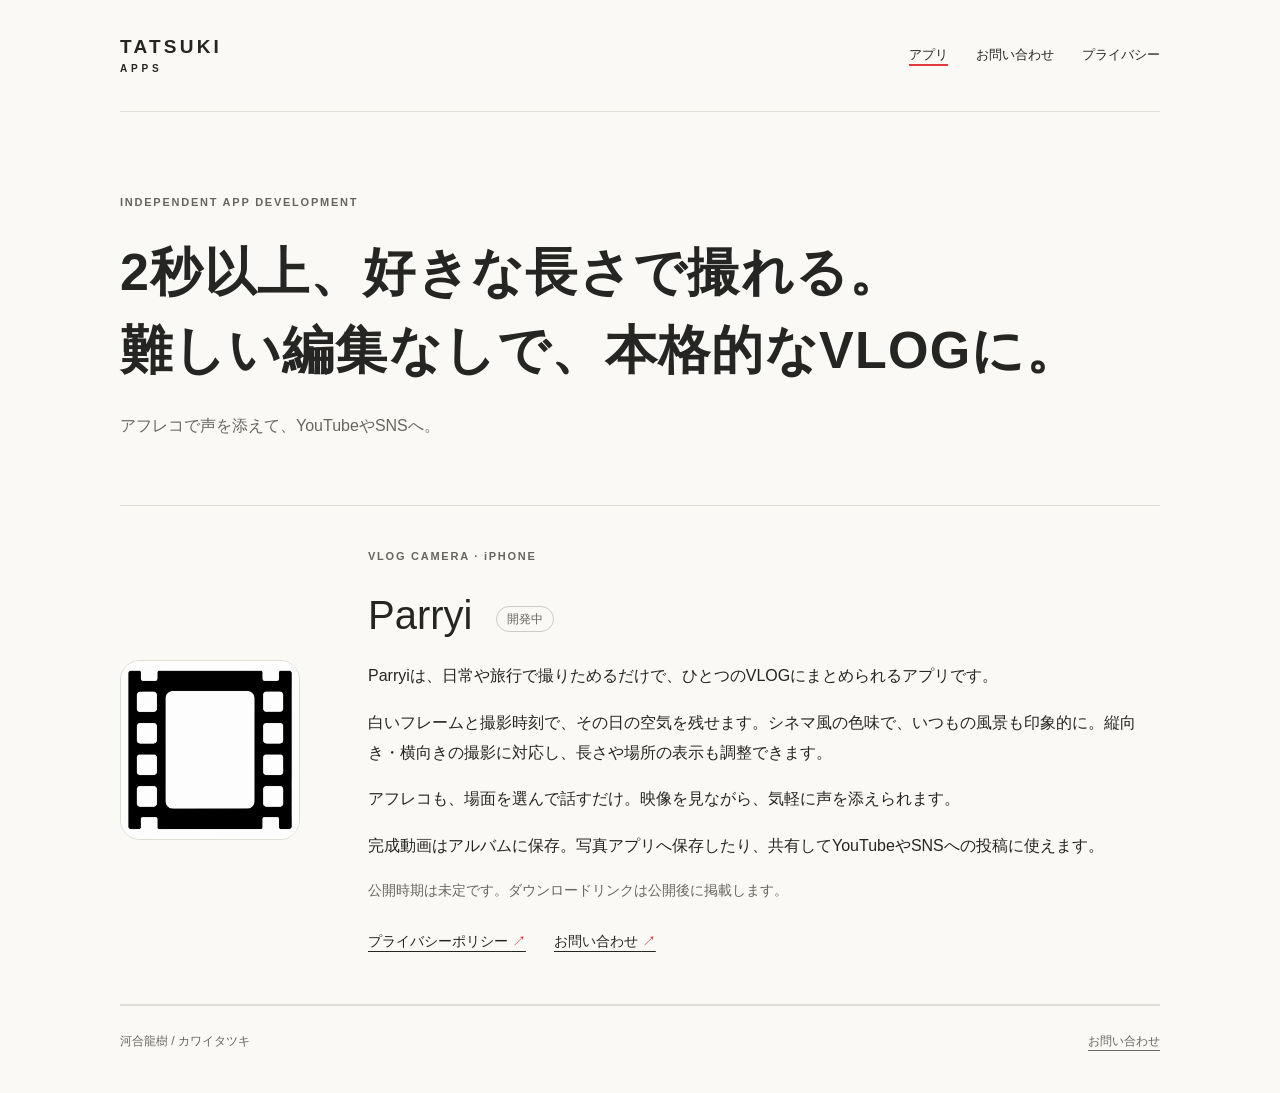
<file: index.html>
<!doctype html>
<html lang="ja">
<head>
  <meta charset="utf-8">
  <meta name="viewport" content="width=device-width, initial-scale=1">
  <meta name="robots" content="noindex, nofollow">
  <meta name="description" content="河合龍樹が開発するアプリの案内・お問い合わせ・プライバシーポリシー。">
  <title>アプリ | Tatsuki Apps</title>
  <link rel="stylesheet" href="./styles.css">
</head>
<body>
  <a class="skip" href="#main">本文へ移動</a>
  <header class="header">
    <a class="brand" href="./index.html">TATSUKI<span>APPS</span></a>
    <nav aria-label="メインメニュー"><a href="./index.html" aria-current="page">アプリ</a><a href="./support.html">お問い合わせ</a><a href="./privacy.html">プライバシー</a></nav>
  </header>
  <main id="main" tabindex="-1">
      <section class="intro"><p class="eyebrow">INDEPENDENT APP DEVELOPMENT</p>
      <h1>2秒以上、好きな長さで撮れる。<br>難しい編集なしで、本格的なVLOGに。</h1>
      <p class="lead">アフレコで声を添えて、YouTubeやSNSへ。</p></section>
      <section class="app" aria-labelledby="parryi-title">
        <img class="app-mark" src="./assets/parryi-app-icon.png" width="180" height="180" alt="" decoding="async">
        <div><p class="eyebrow">VLOG CAMERA · iPHONE</p>
        <h2 id="parryi-title">Parryi <span class="status">開発中</span></h2>
        <p>Parryiは、日常や旅行で撮りためるだけで、ひとつのVLOGにまとめられるアプリです。</p>
        <p>白いフレームと撮影時刻で、その日の空気を残せます。シネマ風の色味で、いつもの風景も印象的に。縦向き・横向きの撮影に対応し、長さや場所の表示も調整できます。</p>
        <p>アフレコも、場面を選んで話すだけ。映像を見ながら、気軽に声を添えられます。</p>
        <p>完成動画はアルバムに保存。写真アプリへ保存したり、共有してYouTubeやSNSへの投稿に使えます。</p>
        <p class="muted">公開時期は未定です。ダウンロードリンクは公開後に掲載します。</p>
        <div class="links"><a href="./privacy.html">プライバシーポリシー <span aria-hidden="true">↗</span></a><a href="./support.html">お問い合わせ <span aria-hidden="true">↗</span></a></div></div>
      </section>
    </main>
  <footer><span>河合龍樹 / カワイタツキ</span><a href="./support.html">お問い合わせ</a></footer>
</body>
</html>
</file>
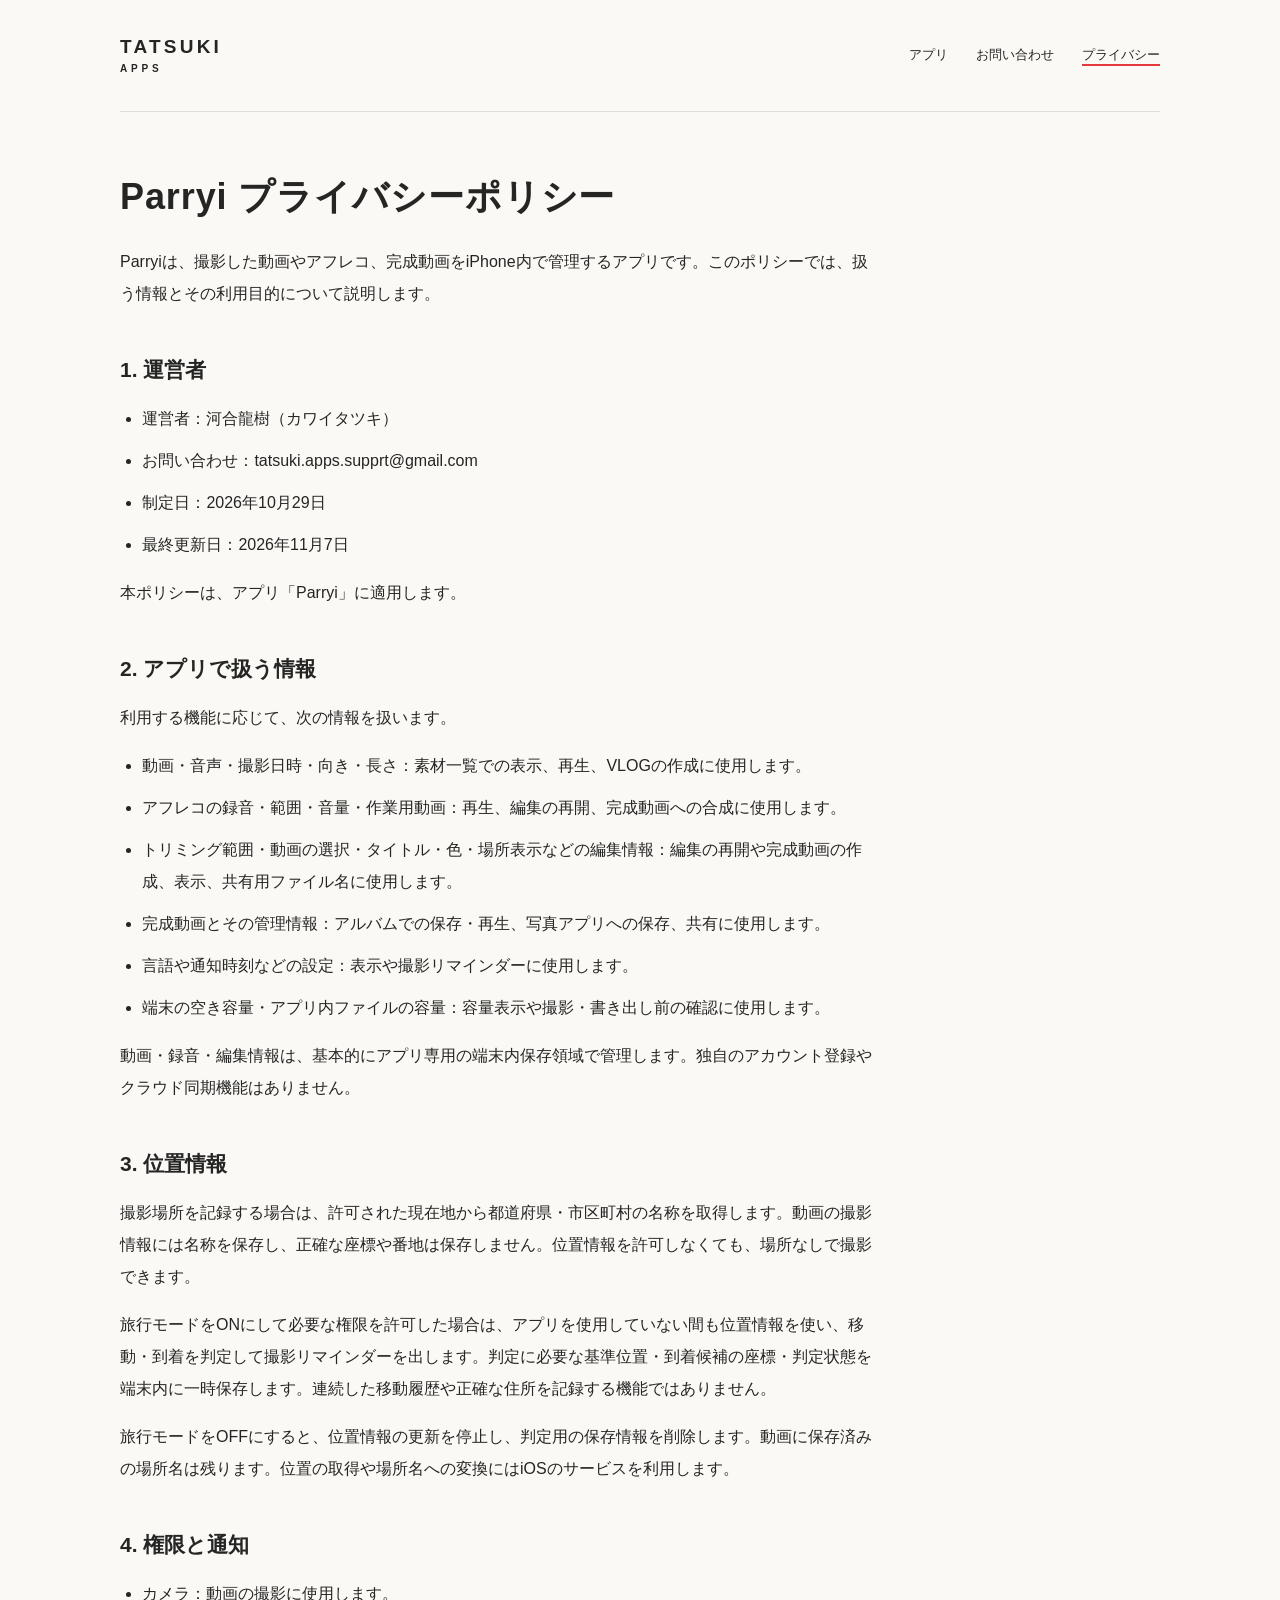
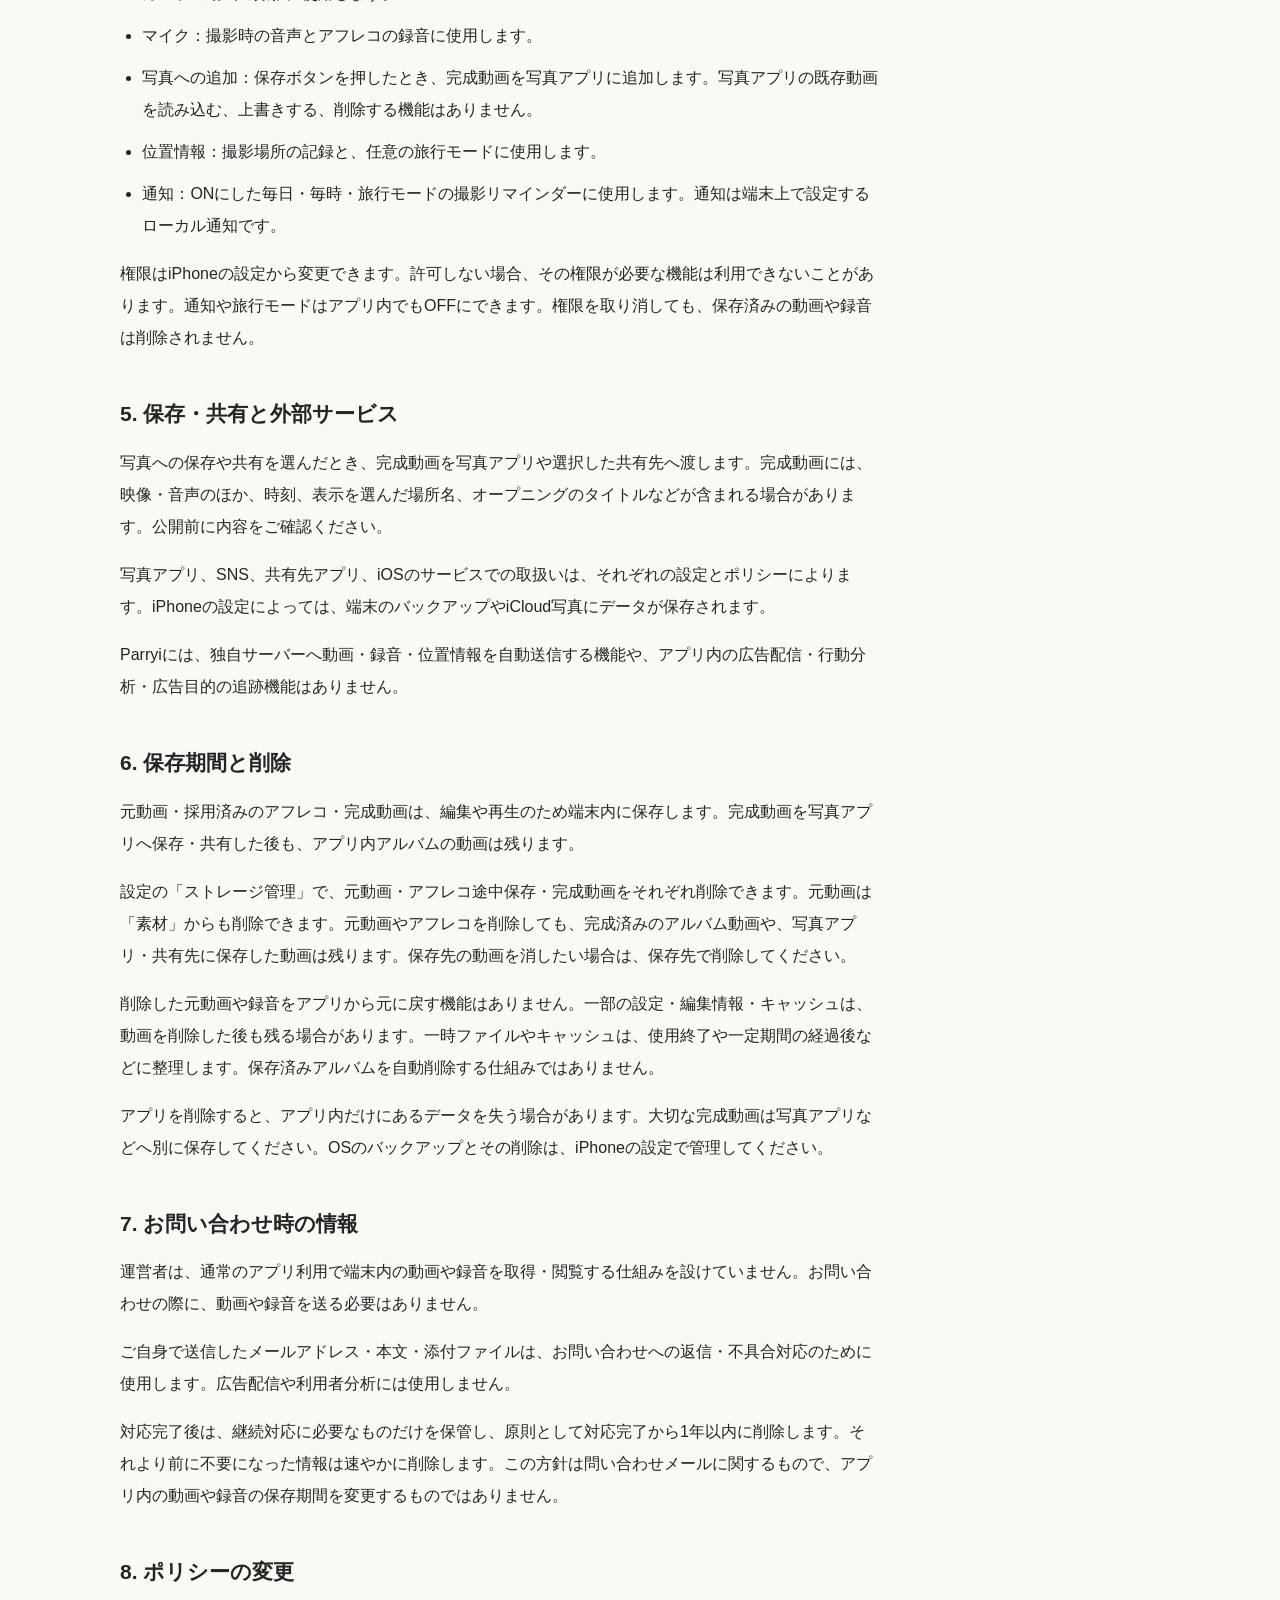
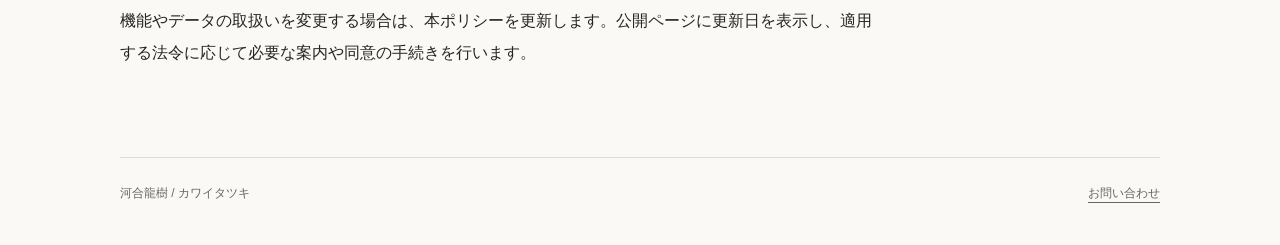
<file: privacy.html>
<!doctype html>
<html lang="ja">
<head>
  <meta charset="utf-8">
  <meta name="viewport" content="width=device-width, initial-scale=1">
  <meta name="robots" content="noindex, nofollow">
  <meta name="description" content="河合龍樹が開発するアプリの案内・お問い合わせ・プライバシーポリシー。">
  <title>プライバシーポリシー | Tatsuki Apps</title>
  <link rel="stylesheet" href="./styles.css">
</head>
<body>
  <a class="skip" href="#main">本文へ移動</a>
  <header class="header">
    <a class="brand" href="./index.html">TATSUKI<span>APPS</span></a>
    <nav aria-label="メインメニュー"><a href="./index.html">アプリ</a><a href="./support.html">お問い合わせ</a><a href="./privacy.html" aria-current="page">プライバシー</a></nav>
  </header>
  <main id="main" tabindex="-1"><article class="policy"><h1>Parryi プライバシーポリシー</h1>
<p>Parryiは、撮影した動画やアフレコ、完成動画をiPhone内で管理するアプリです。このポリシーでは、扱う情報とその利用目的について説明します。</p>
<h2>1. 運営者</h2>
<ul><li>運営者：河合龍樹（カワイタツキ）</li><li>お問い合わせ：tatsuki.apps.supprt@gmail.com</li><li>制定日：2026年10月29日</li><li>最終更新日：2026年11月7日</li></ul>
<p>本ポリシーは、アプリ「Parryi」に適用します。</p>
<h2>2. アプリで扱う情報</h2>
<p>利用する機能に応じて、次の情報を扱います。</p>
<ul><li>動画・音声・撮影日時・向き・長さ：素材一覧での表示、再生、VLOGの作成に使用します。</li><li>アフレコの録音・範囲・音量・作業用動画：再生、編集の再開、完成動画への合成に使用します。</li><li>トリミング範囲・動画の選択・タイトル・色・場所表示などの編集情報：編集の再開や完成動画の作成、表示、共有用ファイル名に使用します。</li><li>完成動画とその管理情報：アルバムでの保存・再生、写真アプリへの保存、共有に使用します。</li><li>言語や通知時刻などの設定：表示や撮影リマインダーに使用します。</li><li>端末の空き容量・アプリ内ファイルの容量：容量表示や撮影・書き出し前の確認に使用します。</li></ul>
<p>動画・録音・編集情報は、基本的にアプリ専用の端末内保存領域で管理します。独自のアカウント登録やクラウド同期機能はありません。</p>
<h2>3. 位置情報</h2>
<p>撮影場所を記録する場合は、許可された現在地から都道府県・市区町村の名称を取得します。動画の撮影情報には名称を保存し、正確な座標や番地は保存しません。位置情報を許可しなくても、場所なしで撮影できます。</p>
<p>旅行モードをONにして必要な権限を許可した場合は、アプリを使用していない間も位置情報を使い、移動・到着を判定して撮影リマインダーを出します。判定に必要な基準位置・到着候補の座標・判定状態を端末内に一時保存します。連続した移動履歴や正確な住所を記録する機能ではありません。</p>
<p>旅行モードをOFFにすると、位置情報の更新を停止し、判定用の保存情報を削除します。動画に保存済みの場所名は残ります。位置の取得や場所名への変換にはiOSのサービスを利用します。</p>
<h2>4. 権限と通知</h2>
<ul><li>カメラ：動画の撮影に使用します。</li><li>マイク：撮影時の音声とアフレコの録音に使用します。</li><li>写真への追加：保存ボタンを押したとき、完成動画を写真アプリに追加します。写真アプリの既存動画を読み込む、上書きする、削除する機能はありません。</li><li>位置情報：撮影場所の記録と、任意の旅行モードに使用します。</li><li>通知：ONにした毎日・毎時・旅行モードの撮影リマインダーに使用します。通知は端末上で設定するローカル通知です。</li></ul>
<p>権限はiPhoneの設定から変更できます。許可しない場合、その権限が必要な機能は利用できないことがあります。通知や旅行モードはアプリ内でもOFFにできます。権限を取り消しても、保存済みの動画や録音は削除されません。</p>
<h2>5. 保存・共有と外部サービス</h2>
<p>写真への保存や共有を選んだとき、完成動画を写真アプリや選択した共有先へ渡します。完成動画には、映像・音声のほか、時刻、表示を選んだ場所名、オープニングのタイトルなどが含まれる場合があります。公開前に内容をご確認ください。</p>
<p>写真アプリ、SNS、共有先アプリ、iOSのサービスでの取扱いは、それぞれの設定とポリシーによります。iPhoneの設定によっては、端末のバックアップやiCloud写真にデータが保存されます。</p>
<p>Parryiには、独自サーバーへ動画・録音・位置情報を自動送信する機能や、アプリ内の広告配信・行動分析・広告目的の追跡機能はありません。</p>
<h2>6. 保存期間と削除</h2>
<p>元動画・採用済みのアフレコ・完成動画は、編集や再生のため端末内に保存します。完成動画を写真アプリへ保存・共有した後も、アプリ内アルバムの動画は残ります。</p>
<p>設定の「ストレージ管理」で、元動画・アフレコ途中保存・完成動画をそれぞれ削除できます。元動画は「素材」からも削除できます。元動画やアフレコを削除しても、完成済みのアルバム動画や、写真アプリ・共有先に保存した動画は残ります。保存先の動画を消したい場合は、保存先で削除してください。</p>
<p>削除した元動画や録音をアプリから元に戻す機能はありません。一部の設定・編集情報・キャッシュは、動画を削除した後も残る場合があります。一時ファイルやキャッシュは、使用終了や一定期間の経過後などに整理します。保存済みアルバムを自動削除する仕組みではありません。</p>
<p>アプリを削除すると、アプリ内だけにあるデータを失う場合があります。大切な完成動画は写真アプリなどへ別に保存してください。OSのバックアップとその削除は、iPhoneの設定で管理してください。</p>
<h2>7. お問い合わせ時の情報</h2>
<p>運営者は、通常のアプリ利用で端末内の動画や録音を取得・閲覧する仕組みを設けていません。お問い合わせの際に、動画や録音を送る必要はありません。</p>
<p>ご自身で送信したメールアドレス・本文・添付ファイルは、お問い合わせへの返信・不具合対応のために使用します。広告配信や利用者分析には使用しません。</p>
<p>対応完了後は、継続対応に必要なものだけを保管し、原則として対応完了から1年以内に削除します。それより前に不要になった情報は速やかに削除します。この方針は問い合わせメールに関するもので、アプリ内の動画や録音の保存期間を変更するものではありません。</p>
<h2>8. ポリシーの変更</h2>
<p>機能やデータの取扱いを変更する場合は、本ポリシーを更新します。公開ページに更新日を表示し、適用する法令に応じて必要な案内や同意の手続きを行います。</p></article></main>
  <footer><span>河合龍樹 / カワイタツキ</span><a href="./support.html">お問い合わせ</a></footer>
</body>
</html>
</file>
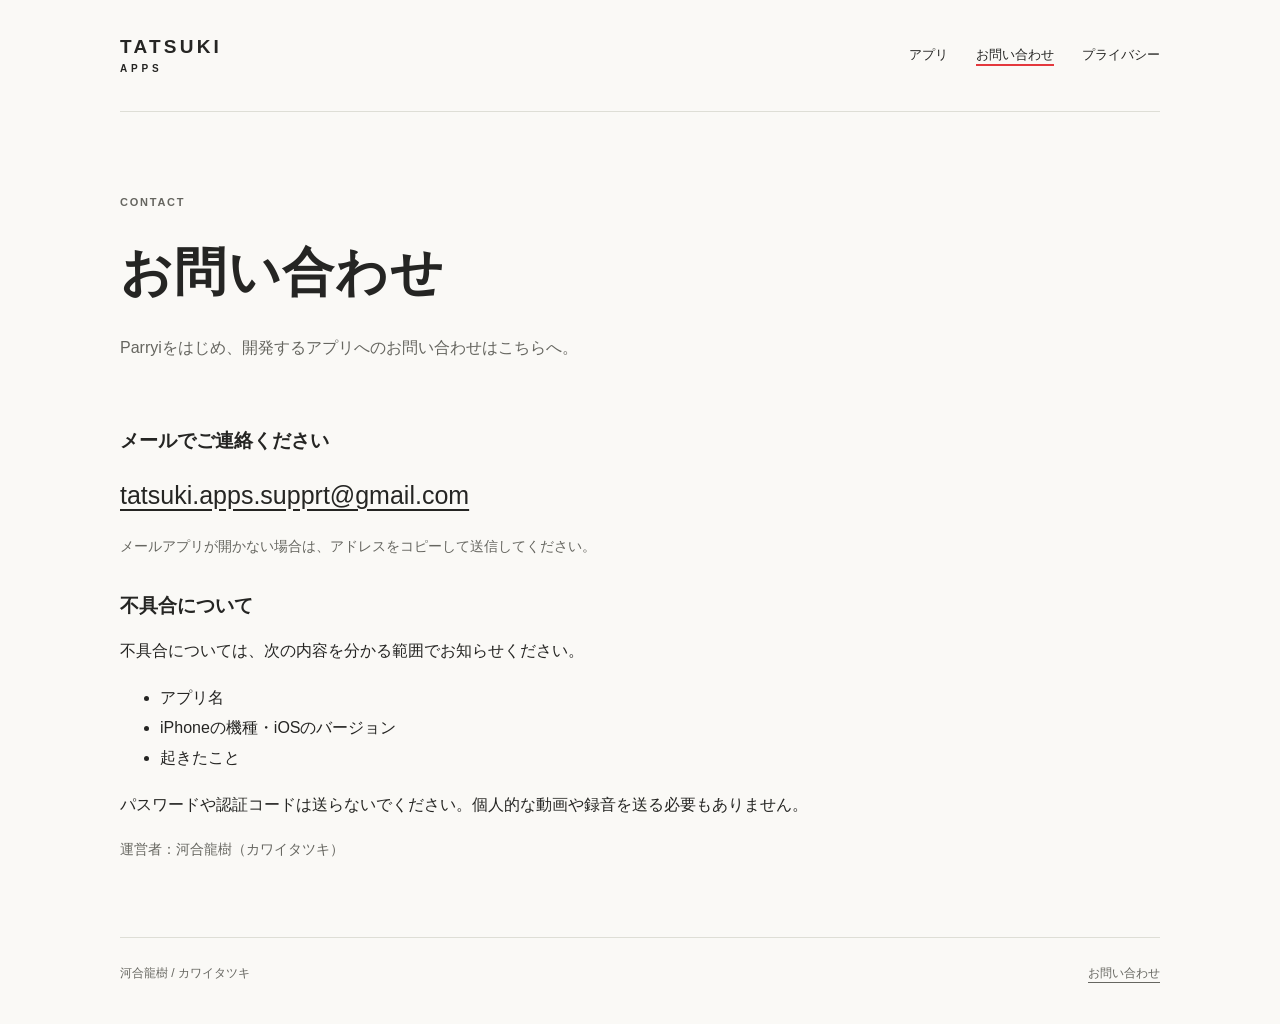
<file: support.html>
<!doctype html>
<html lang="ja">
<head>
  <meta charset="utf-8">
  <meta name="viewport" content="width=device-width, initial-scale=1">
  <meta name="robots" content="noindex, nofollow">
  <meta name="description" content="河合龍樹が開発するアプリの案内・お問い合わせ・プライバシーポリシー。">
  <title>お問い合わせ | Tatsuki Apps</title>
  <link rel="stylesheet" href="./styles.css">
</head>
<body>
  <a class="skip" href="#main">本文へ移動</a>
  <header class="header">
    <a class="brand" href="./index.html">TATSUKI<span>APPS</span></a>
    <nav aria-label="メインメニュー"><a href="./index.html">アプリ</a><a href="./support.html" aria-current="page">お問い合わせ</a><a href="./privacy.html">プライバシー</a></nav>
  </header>
  <main id="main" tabindex="-1">
      <section class="intro compact"><p class="eyebrow">CONTACT</p><h1>お問い合わせ</h1><p class="lead">Parryiをはじめ、開発するアプリへのお問い合わせはこちらへ。</p></section>
      <section class="contact"><h2>メールでご連絡ください</h2><a class="email" href="mailto:tatsuki.apps.supprt@gmail.com">tatsuki.apps.supprt@gmail.com</a><p class="muted">メールアプリが開かない場合は、アドレスをコピーして送信してください。</p>
      <h2>不具合について</h2><p>不具合については、次の内容を分かる範囲でお知らせください。</p>
      <ul><li>アプリ名</li><li>iPhoneの機種・iOSのバージョン</li><li>起きたこと</li></ul>
      <p>パスワードや認証コードは送らないでください。個人的な動画や録音を送る必要もありません。</p>
      <p class="muted">運営者：河合龍樹（カワイタツキ）</p></section>
    </main>
  <footer><span>河合龍樹 / カワイタツキ</span><a href="./support.html">お問い合わせ</a></footer>
</body>
</html>
</file>
<file: styles.css>
:root { color-scheme: light; --ink:#252523; --muted:#666660; --paper:#faf9f6; --line:#deded6; --red:#e4383d; }
* { box-sizing:border-box; }
body { margin:0; background:var(--paper); color:var(--ink); font:16px/1.9 -apple-system,BlinkMacSystemFont,"Segoe UI","Noto Sans JP",sans-serif; -webkit-text-size-adjust:100%; }
a { color:inherit; text-underline-offset:5px; }
a:hover { text-decoration-thickness:2px; }
a:focus-visible { outline:3px solid #9b2529; outline-offset:5px; border-radius:2px; }
.skip { position:absolute; top:-100px; left:12px; padding:10px; background:white; z-index:3; }
.skip:focus { top:8px; }
.draft { padding:8px 20px; text-align:center; background:#eee8dd; font-size:12px; color:#5d5140; }
.header, main, footer { width:min(1040px, calc(100% - 80px)); margin-inline:auto; }
.header { min-height:112px; display:flex; align-items:center; justify-content:space-between; gap:24px; border-bottom:1px solid var(--line); }
.brand { display:flex; flex-direction:column; line-height:1.25; letter-spacing:.17em; font-size:19px; font-weight:750; text-decoration:none; }
.brand span { font-size:10px; letter-spacing:.38em; margin-top:4px; }
nav { display:flex; gap:28px; flex-wrap:wrap; }
nav a { font-size:13px; padding-block:10px; text-decoration:none; }
nav a[aria-current] { text-decoration:underline; text-decoration-color:var(--red); text-decoration-thickness:2px; }
.intro { padding:80px 0 64px; }
.eyebrow { font-size:11px; font-weight:650; letter-spacing:.16em; color:var(--muted); margin:0 0 20px; }
h1 { font-size:clamp(31px,5vw,52px); font-weight:650; line-height:1.5; letter-spacing:.025em; margin:0 0 22px; }
h2 { font-size:24px; line-height:1.5; font-weight:600; }
.lead { color:var(--muted); margin:0; }
.app { display:grid; grid-template-columns:200px 1fr; gap:48px; align-items:center; padding:40px 0 50px; border-block:1px solid var(--line); }
.app-mark { width:180px; height:180px; display:block; object-fit:contain; background:white; border:1px solid var(--line); border-radius:20px; }
.app h2 { font:500 40px/1.4 Futura,"Trebuchet MS",sans-serif; margin:0 0 18px; }
.status { display:inline-block; vertical-align:middle; font:12px/1.5 -apple-system,sans-serif; border:1px solid #ccc; border-radius:20px; padding:3px 10px; margin-left:12px; color:var(--muted); }
.muted { color:var(--muted); font-size:14px; }
.links { display:flex; flex-wrap:wrap; gap:14px 28px; font-size:14px; margin-top:24px; }
.links span { color:var(--red); }
.note { max-width:670px; margin:54px 0 72px; }
.note h2 { font-size:19px; }
.note p { color:var(--muted); }
.compact { padding-bottom:32px; }
.contact { max-width:720px; padding-bottom:60px; }
.contact h2 { font-size:19px; margin-top:32px; }
.email { font-size:clamp(18px,3vw,25px); overflow-wrap:anywhere; }
.policy { max-width:760px; padding:58px 0 72px; }
.policy h1 { font-size:clamp(26px,4vw,36px); }
.policy h2 { font-size:21px; margin-top:44px; }
.policy p, .policy li { line-height:2; overflow-wrap:anywhere; }
.policy ul { padding-left:1.4em; }
.policy li { margin:10px 0; }
footer { display:flex; justify-content:space-between; flex-wrap:wrap; gap:12px; border-top:1px solid var(--line); padding-block:24px 40px; font-size:12px; color:var(--muted); }
@media (max-width:600px) {
  .header, main, footer { width:calc(100% - 40px); }
  .header { align-items:flex-start; flex-direction:column; padding-block:22px; gap:14px; }
  nav { gap:20px; }
  .intro { padding:48px 0 36px; }
  .app { grid-template-columns:1fr; gap:28px; padding-top:32px; }
  .app-mark { width:114px; height:114px; border-radius:14px; }
  .app h2 { font-size:34px; }
  .policy { padding-top:36px; }
}
</file>
